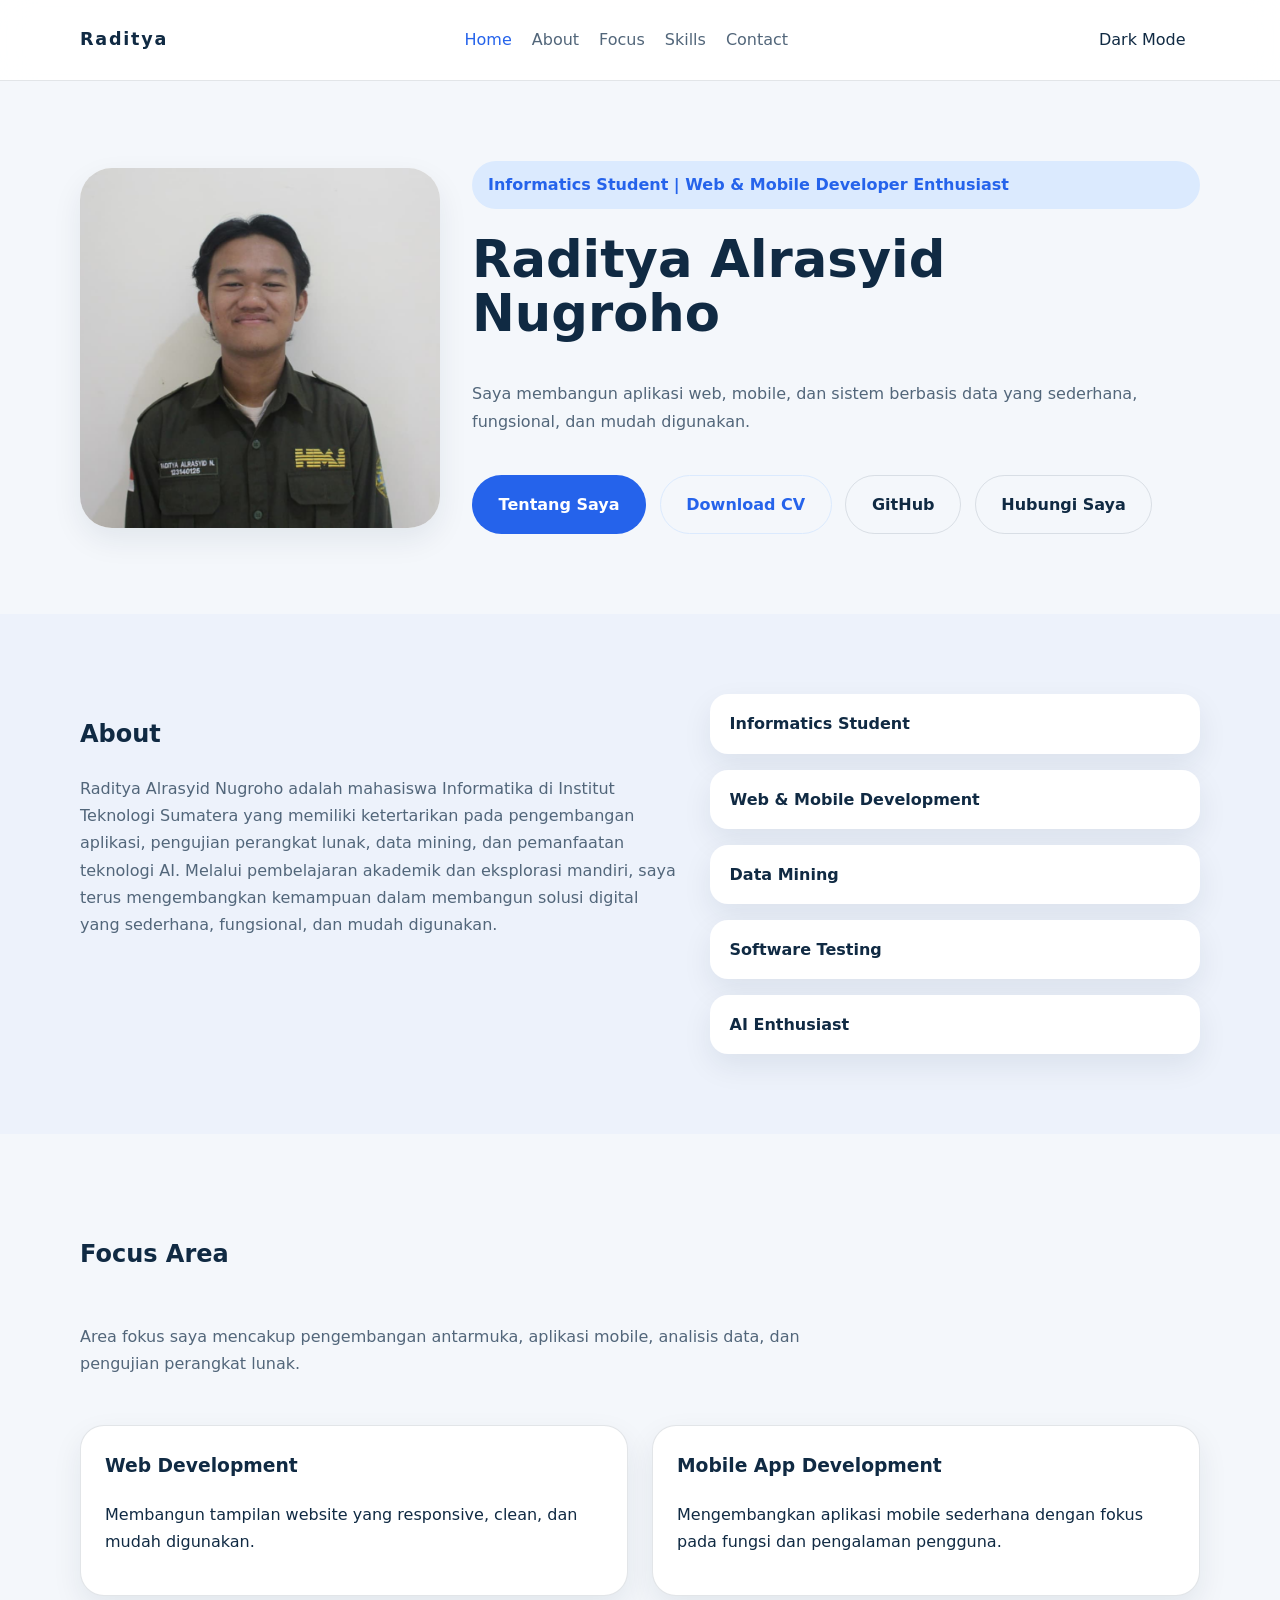
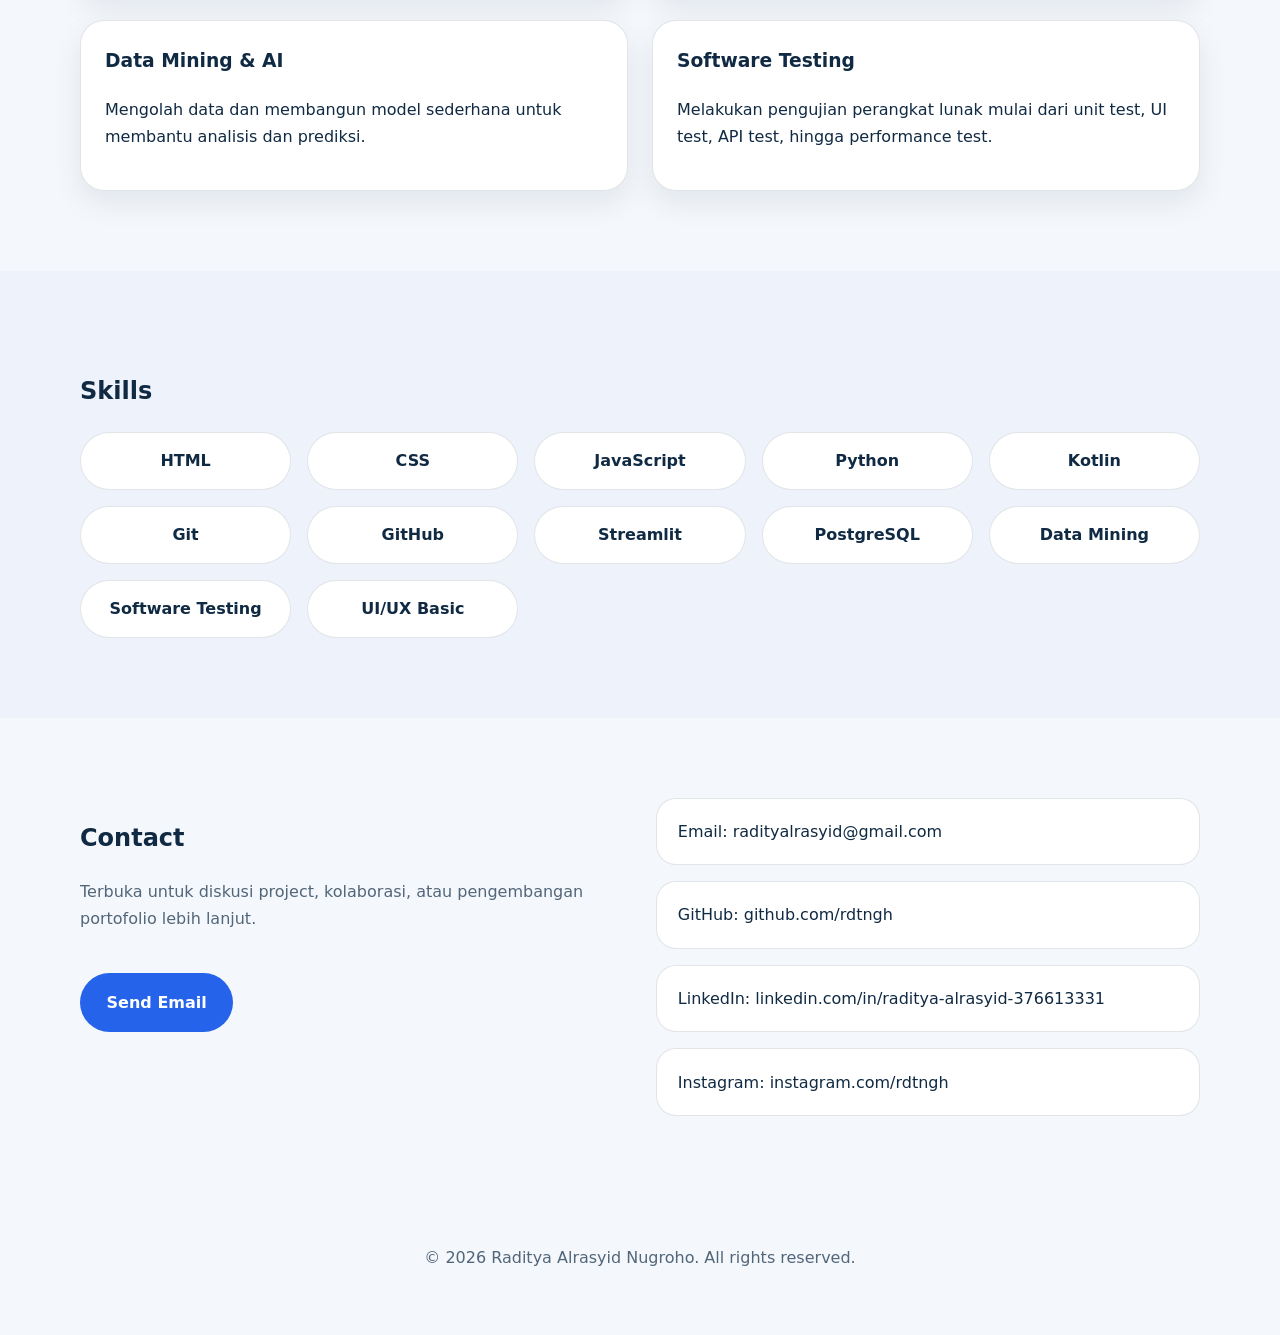
<file: index.html>
<!DOCTYPE html>
<html lang="id">
<head>
  <meta charset="UTF-8" />
  <meta name="viewport" content="width=device-width, initial-scale=1.0" />
  <title>Raditya Alrasyid Nugroho | Personal Portfolio</title>
  <link rel="stylesheet" href="style.css" />
</head>
<body>
  <header class="navbar">
    <div class="container nav-container">
      <a href="#home" class="brand">Raditya</a>

      <button class="menu-toggle" id="menuToggle" aria-label="Buka menu">
        <span></span>
        <span></span>
        <span></span>
      </button>

      <nav class="nav-menu" id="navMenu">
        <a href="#home" class="nav-link active">Home</a>
        <a href="#about" class="nav-link">About</a>
        <a href="#focus" class="nav-link">Focus</a>
        <a href="#skills" class="nav-link">Skills</a>
        <a href="#contact" class="nav-link">Contact</a>
      </nav>

      <button class="theme-toggle" id="themeToggle" aria-label="Toggle dark mode">Dark Mode</button>
    </div>
  </header>

  <main>
    <section class="hero section" id="home">
      <div class="container hero-grid">
        <div class="hero-card fade-in">
          <div class="photo-frame" id="photoFrame">
            <img src="assets/images/profil.jpeg" alt="Foto profil Raditya Alrasyid Nugroho" id="profileImage" data-fallback="true" />
            <div class="photo-fallback">RA</div>
          </div>
        </div>

        <div class="hero-copy fade-in">
          <span class="hero-tag">Informatics Student | Web &amp; Mobile Developer Enthusiast</span>
          <h1>Raditya Alrasyid Nugroho</h1>
          <p>Saya membangun aplikasi web, mobile, dan sistem berbasis data yang sederhana, fungsional, dan mudah digunakan.</p>
          <div class="hero-buttons">
            <a href="#about" class="btn btn-primary">Tentang Saya</a>
            <a href="assets/cv/CV_Raditya_Alrasyid_Nugroho.pdf" class="btn btn-secondary" target="_blank" rel="noreferrer">Download CV</a>
            <a href="https://github.com/rdtngh" class="btn btn-outline" target="_blank" rel="noreferrer">GitHub</a>
            <a href="#contact" class="btn btn-outline">Hubungi Saya</a>
          </div>
        </div>
      </div>
    </section>

    <section class="section section-alt fade-in" id="about">
      <div class="container about-grid">
        <div class="about-text">
          <h2>About</h2>
          <p>Raditya Alrasyid Nugroho adalah mahasiswa Informatika di Institut Teknologi Sumatera yang memiliki ketertarikan pada pengembangan aplikasi, pengujian perangkat lunak, data mining, dan pemanfaatan teknologi AI. Melalui pembelajaran akademik dan eksplorasi mandiri, saya terus mengembangkan kemampuan dalam membangun solusi digital yang sederhana, fungsional, dan mudah digunakan.</p>
        </div>
        <div class="about-highlights">
          <div class="highlight-card">Informatics Student</div>
          <div class="highlight-card">Web &amp; Mobile Development</div>
          <div class="highlight-card">Data Mining</div>
          <div class="highlight-card">Software Testing</div>
          <div class="highlight-card">AI Enthusiast</div>
        </div>
      </div>
    </section>

    <section class="section fade-in" id="focus">
      <div class="container">
        <div class="section-header">
          <h2>Focus Area</h2>
          <p>Area fokus saya mencakup pengembangan antarmuka, aplikasi mobile, analisis data, dan pengujian perangkat lunak.</p>
        </div>
        <div class="focus-grid">
          <article class="focus-card">
            <h3>Web Development</h3>
            <p>Membangun tampilan website yang responsive, clean, dan mudah digunakan.</p>
          </article>
          <article class="focus-card">
            <h3>Mobile App Development</h3>
            <p>Mengembangkan aplikasi mobile sederhana dengan fokus pada fungsi dan pengalaman pengguna.</p>
          </article>
          <article class="focus-card">
            <h3>Data Mining &amp; AI</h3>
            <p>Mengolah data dan membangun model sederhana untuk membantu analisis dan prediksi.</p>
          </article>
          <article class="focus-card">
            <h3>Software Testing</h3>
            <p>Melakukan pengujian perangkat lunak mulai dari unit test, UI test, API test, hingga performance test.</p>
          </article>
        </div>
      </div>
    </section>

    <section class="section section-alt fade-in" id="skills">
      <div class="container">
        <h2>Skills</h2>
        <div class="skills-grid">
          <span class="skill-badge">HTML</span>
          <span class="skill-badge">CSS</span>
          <span class="skill-badge">JavaScript</span>
          <span class="skill-badge">Python</span>
          <span class="skill-badge">Kotlin</span>
          <span class="skill-badge">Git</span>
          <span class="skill-badge">GitHub</span>
          <span class="skill-badge">Streamlit</span>
          <span class="skill-badge">PostgreSQL</span>
          <span class="skill-badge">Data Mining</span>
          <span class="skill-badge">Software Testing</span>
          <span class="skill-badge">UI/UX Basic</span>
        </div>
      </div>
    </section>

    <section class="section fade-in" id="contact">
      <div class="container contact-grid">
        <div>
          <h2>Contact</h2>
          <p>Terbuka untuk diskusi project, kolaborasi, atau pengembangan portofolio lebih lanjut.</p>
          <a href="mailto:radityalrasyid@gmail.com" class="btn btn-primary contact-action">Send Email</a>
        </div>
        <div class="contact-cards">
          <a href="mailto:radityalrasyid@gmail.com" class="contact-card">Email: <span>radityalrasyid@gmail.com</span></a>
          <a href="https://github.com/rdtngh" target="_blank" rel="noreferrer" class="contact-card">GitHub: <span>github.com/rdtngh</span></a>
          <a href="https://www.linkedin.com/in/raditya-alrasyid-376613331?utm_source=share_via&utm_content=profile&utm_medium=member_android" target="_blank" rel="noreferrer" class="contact-card">LinkedIn: <span>linkedin.com/in/raditya-alrasyid-376613331</span></a>
          <a href="https://www.instagram.com/rdtngh?igsh=dHExcGdvYWltcGR4" target="_blank" rel="noreferrer" class="contact-card">Instagram: <span>instagram.com/rdtngh</span></a>
        </div>
      </div>
    </section>

    <!-- Projects and Experience sections hidden for later development -->
    <!--
    <section class="section section-alt" id="projects">
      <div class="container">
        <div class="section-header fade-in">
          <h2>Projects</h2>
          <p>Bagian project akan ditambahkan kembali setelah konten siap ditampilkan.</p>
        </div>
      </div>
    </section>

    <section class="section fade-in" id="experience">
      <div class="container">
        <div class="section-header">
          <h2>Experience</h2>
          <p>Bagian experience akan ditambahkan kembali setelah konten siap ditampilkan.</p>
        </div>
      </div>
    </section>
    -->
  </main>

  <footer class="footer">
    <div class="container footer-content">
      <p>© 2026 Raditya Alrasyid Nugroho. All rights reserved.</p>
    </div>
  </footer>

  <script src="script.js"></script>
</body>
</html>
</file>
<file: style.css>
/* Theme variables */
:root {
  --bg: #f4f7fb;
  --surface: #ffffff;
  --surface-soft: #edf2fb;
  --text: #102a43;
  --muted: #52667a;
  --accent: #2563eb;
  --accent-soft: #dbeafe;
  --border: rgba(16, 42, 67, 0.12);
  --shadow: 0 20px 50px rgba(16, 42, 67, 0.08);
  --shadow-soft: 0 12px 30px rgba(16, 42, 67, 0.08);
}

body.dark-theme {
  --bg: #081724;
  --surface: #0f1d36;
  --surface-soft: #132745;
  --text: #e2e8f0;
  --muted: #94a3b8;
  --accent: #60a5fa;
  --accent-soft: rgba(96, 165, 250, 0.16);
  --border: rgba(148, 163, 184, 0.16);
  --shadow: 0 24px 60px rgba(0, 0, 0, 0.24);
  --shadow-soft: 0 12px 30px rgba(0, 0, 0, 0.16);
}

* {
  box-sizing: border-box;
}

html {
  scroll-behavior: smooth;
}

body {
  margin: 0;
  font-family: Inter, system-ui, -apple-system, BlinkMacSystemFont, "Segoe UI", sans-serif;
  background: var(--bg);
  color: var(--text);
  line-height: 1.7;
}

img {
  max-width: 100%;
  display: block;
}

button,
a {
  font: inherit;
}

.container {
  width: min(1120px, 100% - 2rem);
  margin: 0 auto;
}

/* Navbar */
.navbar {
  position: sticky;
  top: 0;
  z-index: 30;
  background: rgba(255, 255, 255, 0.92);
  border-bottom: 1px solid var(--border);
  backdrop-filter: blur(16px);
  transition: background 0.3s ease, border-color 0.3s ease;
}

body.dark-theme .navbar {
  background: rgba(10, 23, 44, 0.92);
}

.nav-container {
  display: flex;
  align-items: center;
  justify-content: space-between;
  gap: 1rem;
  padding: 1rem 0;
}

.brand {
  font-size: 1.1rem;
  font-weight: 700;
  letter-spacing: 0.1em;
  color: var(--text);
  text-decoration: none;
}

.nav-menu {
  display: flex;
  align-items: center;
  gap: 1.25rem;
  flex-wrap: wrap;
}

.nav-link {
  color: var(--muted);
  text-decoration: none;
  padding: 0.35rem 0;
  font-weight: 500;
  transition: color 0.2s ease;
}

.nav-link.active,
.nav-link:hover {
  color: var(--accent);
}

.menu-toggle,
.theme-toggle {
  border: 0;
  background: transparent;
  color: var(--text);
  cursor: pointer;
  padding: 0.65rem 0.9rem;
  border-radius: 999px;
  transition: background 0.2s ease, color 0.2s ease;
}

.menu-toggle {
  display: none;
}

.menu-toggle span {
  display: block;
  width: 22px;
  height: 2px;
  margin: 4px 0;
  background: var(--text);
  transition: background 0.2s ease, transform 0.15s ease;
}

.theme-toggle:hover,
.menu-toggle:hover {
  background: var(--surface-soft);
}

body.dark-theme .theme-toggle:hover,
body.dark-theme .menu-toggle:hover {
  background: rgba(255, 255, 255, 0.08);
}

/* Hero */
.hero {
  padding: 5rem 0 3rem;
}

.hero-grid {
  display: grid;
  grid-template-columns: 360px 1fr;
  align-items: center;
  gap: 2rem;
}

.hero-card,
.hero-copy {
  display: grid;
  gap: 1.5rem;
}

.photo-frame {
  width: 100%;
  max-width: 360px;
  aspect-ratio: 1 / 1;
  border-radius: 32px;
  background: var(--surface);
  box-shadow: var(--shadow-soft);
  position: relative;
  overflow: hidden;
  display: grid;
  place-items: center;
}

.photo-frame img {
  width: 100%;
  height: 100%;
  object-fit: cover;
  display: block;
}

.photo-frame img.hidden,
.project-image img.hidden {
  display: none !important;
}

.photo-fallback {
  position: absolute;
  inset: 0;
  display: grid;
  place-items: center;
  background: var(--accent-soft);
  color: var(--accent);
  font-size: 2.25rem;
  font-weight: 700;
}

.photo-frame.loaded .photo-fallback {
  opacity: 0;
  transition: opacity 0.4s ease;
}

.hero-tag {
  display: inline-flex;
  padding: 0.65rem 1rem;
  border-radius: 999px;
  background: var(--accent-soft);
  color: var(--accent);
  font-weight: 600;
}

.hero-copy h1 {
  margin: 0;
  font-size: clamp(2.75rem, 4vw, 4.5rem);
  line-height: 1.05;
}

.hero-copy p {
  max-width: 680px;
  color: var(--muted);
  font-size: 1rem;
}

.hero-buttons {
  display: flex;
  flex-wrap: wrap;
  gap: 0.85rem;
}

.btn {
  display: inline-flex;
  align-items: center;
  justify-content: center;
  gap: 0.5rem;
  padding: 0.95rem 1.6rem;
  border-radius: 999px;
  text-decoration: none;
  color: var(--surface);
  background: var(--accent);
  border: 1px solid transparent;
  font-weight: 600;
  transition: transform 0.2s ease, background 0.2s ease, border-color 0.2s ease, color 0.2s ease;
}

.btn:hover {
  transform: translateY(-2px);
}

.btn-secondary,
.btn-outline {
  background: transparent;
  color: var(--text);
  border-color: var(--border);
}

.btn-outline:hover,
.btn-secondary:hover {
  background: var(--surface-soft);
}

.btn-sm {
  padding: 0.75rem 1rem;
}

.btn-secondary {
  color: var(--accent);
  border-color: var(--accent-soft);
}

.btn-outline {
  color: var(--text);
}

/* Section layout */
.section {
  padding: 5rem 0;
}

.section-alt {
  background: var(--surface-soft);
}

.section-header {
  display: grid;
  gap: 0.75rem;
  margin-bottom: 2rem;
}

.section-header p {
  max-width: 760px;
  color: var(--muted);
}

.about-grid {
  display: grid;
  grid-template-columns: minmax(280px, 1.1fr) minmax(280px, 0.9fr);
  gap: 2rem;
}

.about-text p {
  color: var(--muted);
}

.about-highlights {
  display: grid;
  gap: 1rem;
}

.highlight-card {
  padding: 1rem 1.2rem;
  background: var(--surface);
  border-radius: 18px;
  box-shadow: var(--shadow-soft);
  color: var(--text);
  font-weight: 600;
}

.focus-grid {
  display: grid;
  grid-template-columns: repeat(2, minmax(0, 1fr));
  gap: 1.5rem;
}

.focus-card {
  padding: 1.5rem;
  background: var(--surface);
  border-radius: 24px;
  border: 1px solid var(--border);
  box-shadow: var(--shadow-soft);
  transition: transform 0.25s ease, border-color 0.25s ease, box-shadow 0.25s ease;
}

.focus-card:hover {
  transform: translateY(-6px);
  border-color: var(--accent-soft);
  box-shadow: 0 24px 40px rgba(37, 99, 235, 0.12);
}

.focus-card h3 {
  margin-top: 0;
}

.skills-grid {
  display: grid;
  grid-template-columns: repeat(auto-fit, minmax(180px, 1fr));
  gap: 1rem;
}

.skill-badge {
  display: inline-flex;
  align-items: center;
  justify-content: center;
  padding: 0.9rem 1rem;
  border-radius: 999px;
  background: var(--surface);
  border: 1px solid var(--border);
  color: var(--text);
  font-weight: 600;
  transition: transform 0.2s ease, border-color 0.2s ease, box-shadow 0.2s ease;
}

.skill-badge:hover {
  transform: translateY(-3px);
  border-color: var(--accent);
  box-shadow: 0 12px 24px rgba(37, 99, 235, 0.08);
}

.contact-grid {
  display: grid;
  grid-template-columns: minmax(280px, 1fr) minmax(280px, 1fr);
  gap: 2rem;
  align-items: start;
}

.contact-grid p {
  color: var(--muted);
}

.contact-cards {
  display: grid;
  gap: 1rem;
}

.contact-card {
  display: block;
  background: var(--surface);
  border: 1px solid var(--border);
  border-radius: 20px;
  padding: 1.2rem 1.3rem;
  color: var(--text);
  text-decoration: none;
  transition: transform 0.2s ease, border-color 0.2s ease, box-shadow 0.2s ease;
}

.contact-card:hover {
  transform: translateY(-3px);
  border-color: var(--accent);
  box-shadow: 0 16px 35px rgba(37, 99, 235, 0.1);
}

.contact-action {
  margin-top: 1.5rem;
}

.footer {
  padding: 2rem 0 3rem;
  text-align: center;
  color: var(--muted);
}

.footer-note {
  margin-top: 0.75rem;
  font-size: 0.95rem;
}

.fade-in {
  opacity: 0;
  transform: translateY(20px);
  transition: opacity 0.7s ease, transform 0.7s ease;
}

.fade-in.visible {
  opacity: 1;
  transform: translateY(0);
}

/* Responsive */
@media (max-width: 1024px) {
  .about-grid,
  .contact-grid,
  .focus-grid {
    grid-template-columns: 1fr;
  }
}

@media (max-width: 820px) {
  .hero-grid {
    grid-template-columns: 1fr;
  }

  .hero-copy h1 {
    font-size: clamp(2.25rem, 7vw, 3.5rem);
  }
}

@media (max-width: 720px) {
  .nav-menu {
    position: absolute;
    inset: 72px 0 0;
    padding: 1rem 1.25rem 1.5rem;
    flex-direction: column;
    gap: 1rem;
    background: var(--surface);
    border-bottom: 1px solid var(--border);
    transform: translateY(-100%);
    transition: transform 0.3s ease;
    overflow: hidden;
  }

  .nav-menu.open {
    transform: translateY(0);
  }

  .menu-toggle {
    display: inline-flex;
  }

  .theme-toggle {
    margin-left: auto;
  }

  .hero {
    padding-top: 3rem;
  }
}

@media (max-width: 520px) {
  .nav-container {
    align-items: flex-start;
  }

  .nav-link {
    width: 100%;
  }

  .hero-buttons {
    flex-direction: column;
  }

  .photo-frame {
    max-width: 100%;
  }
}
</file>
